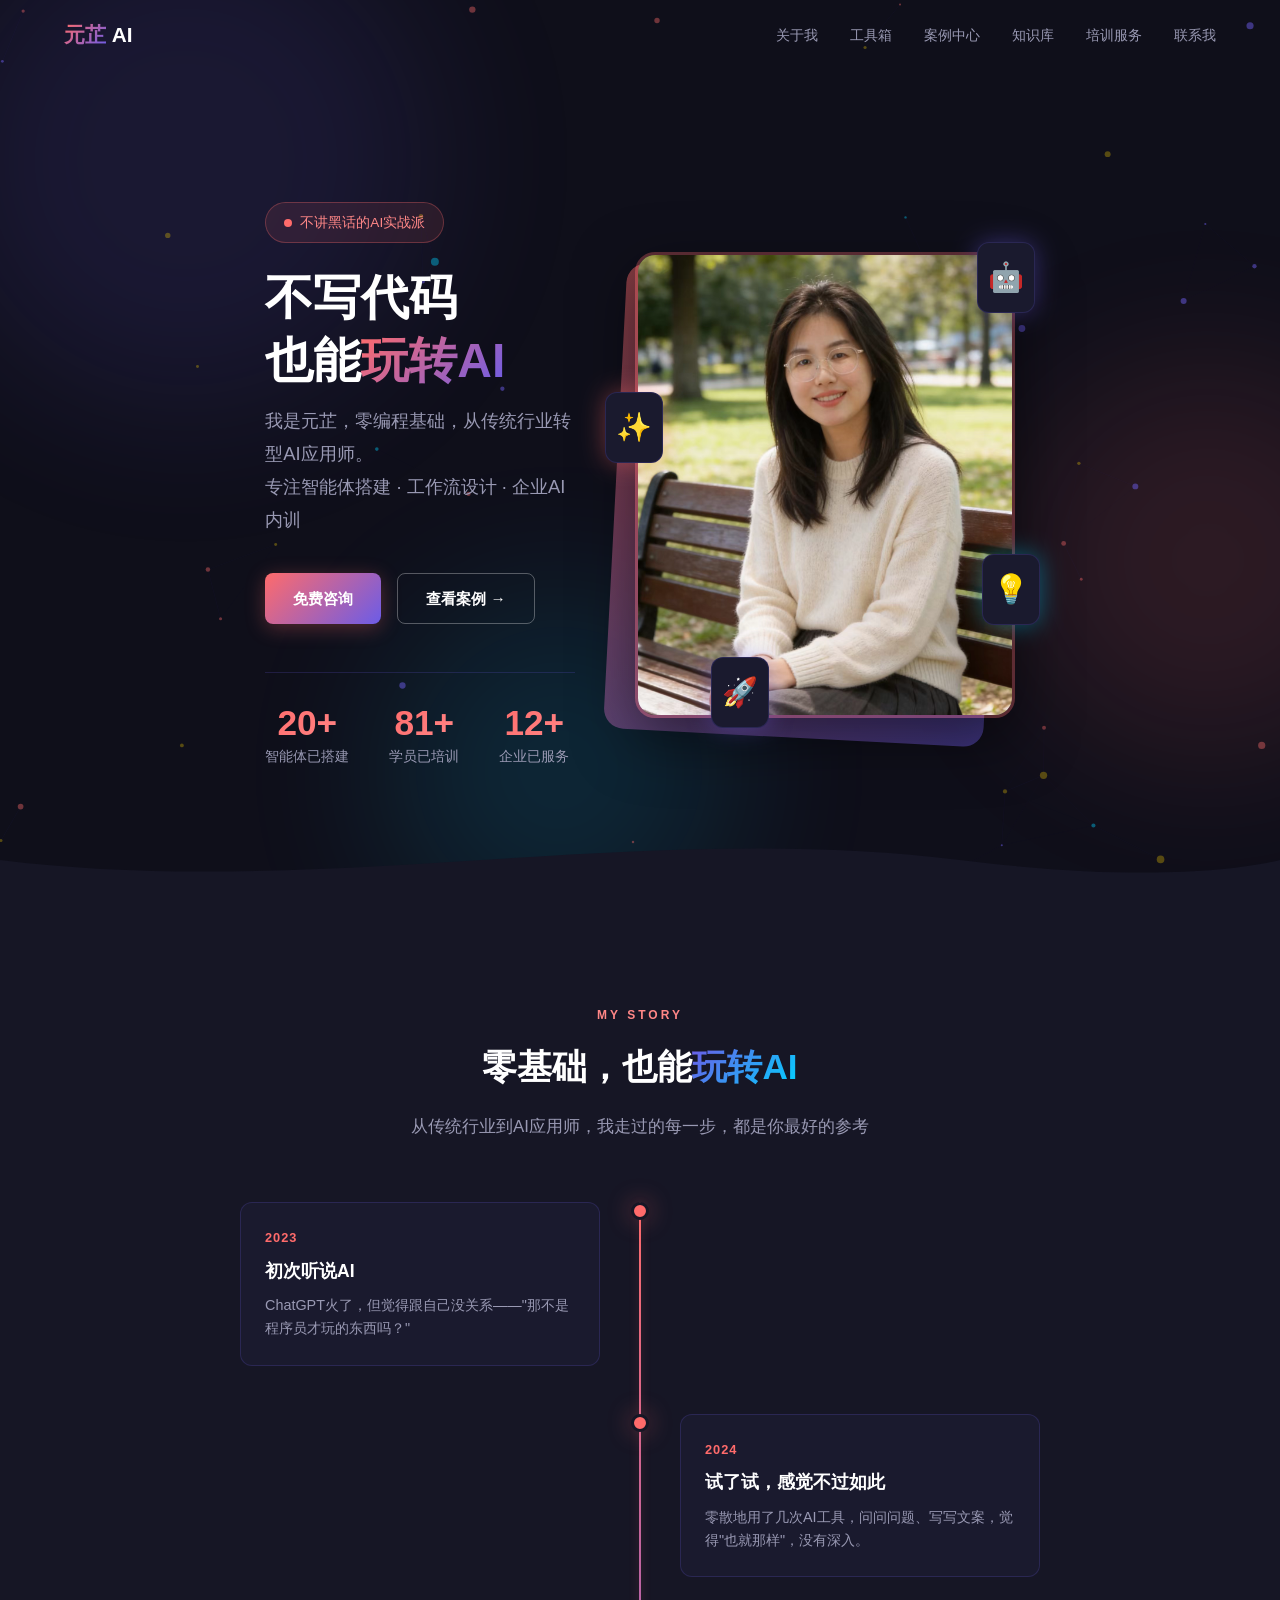
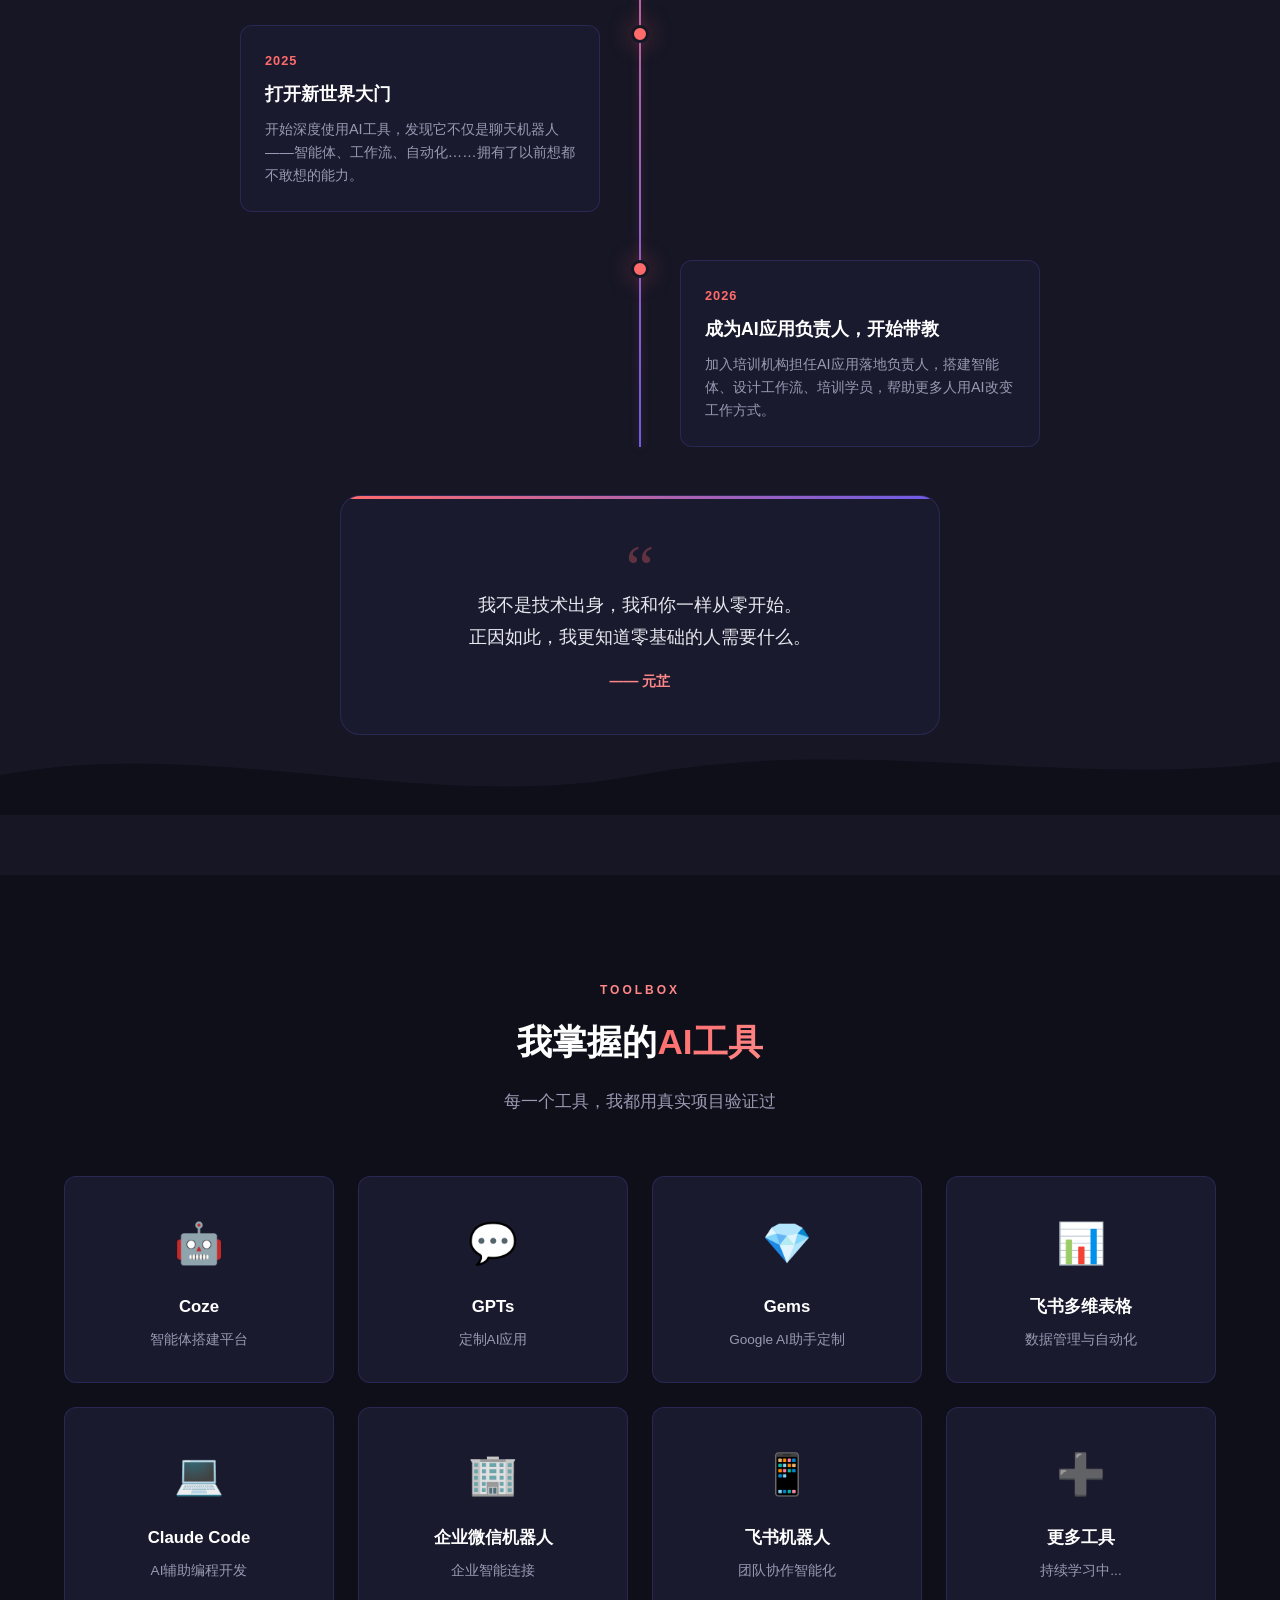
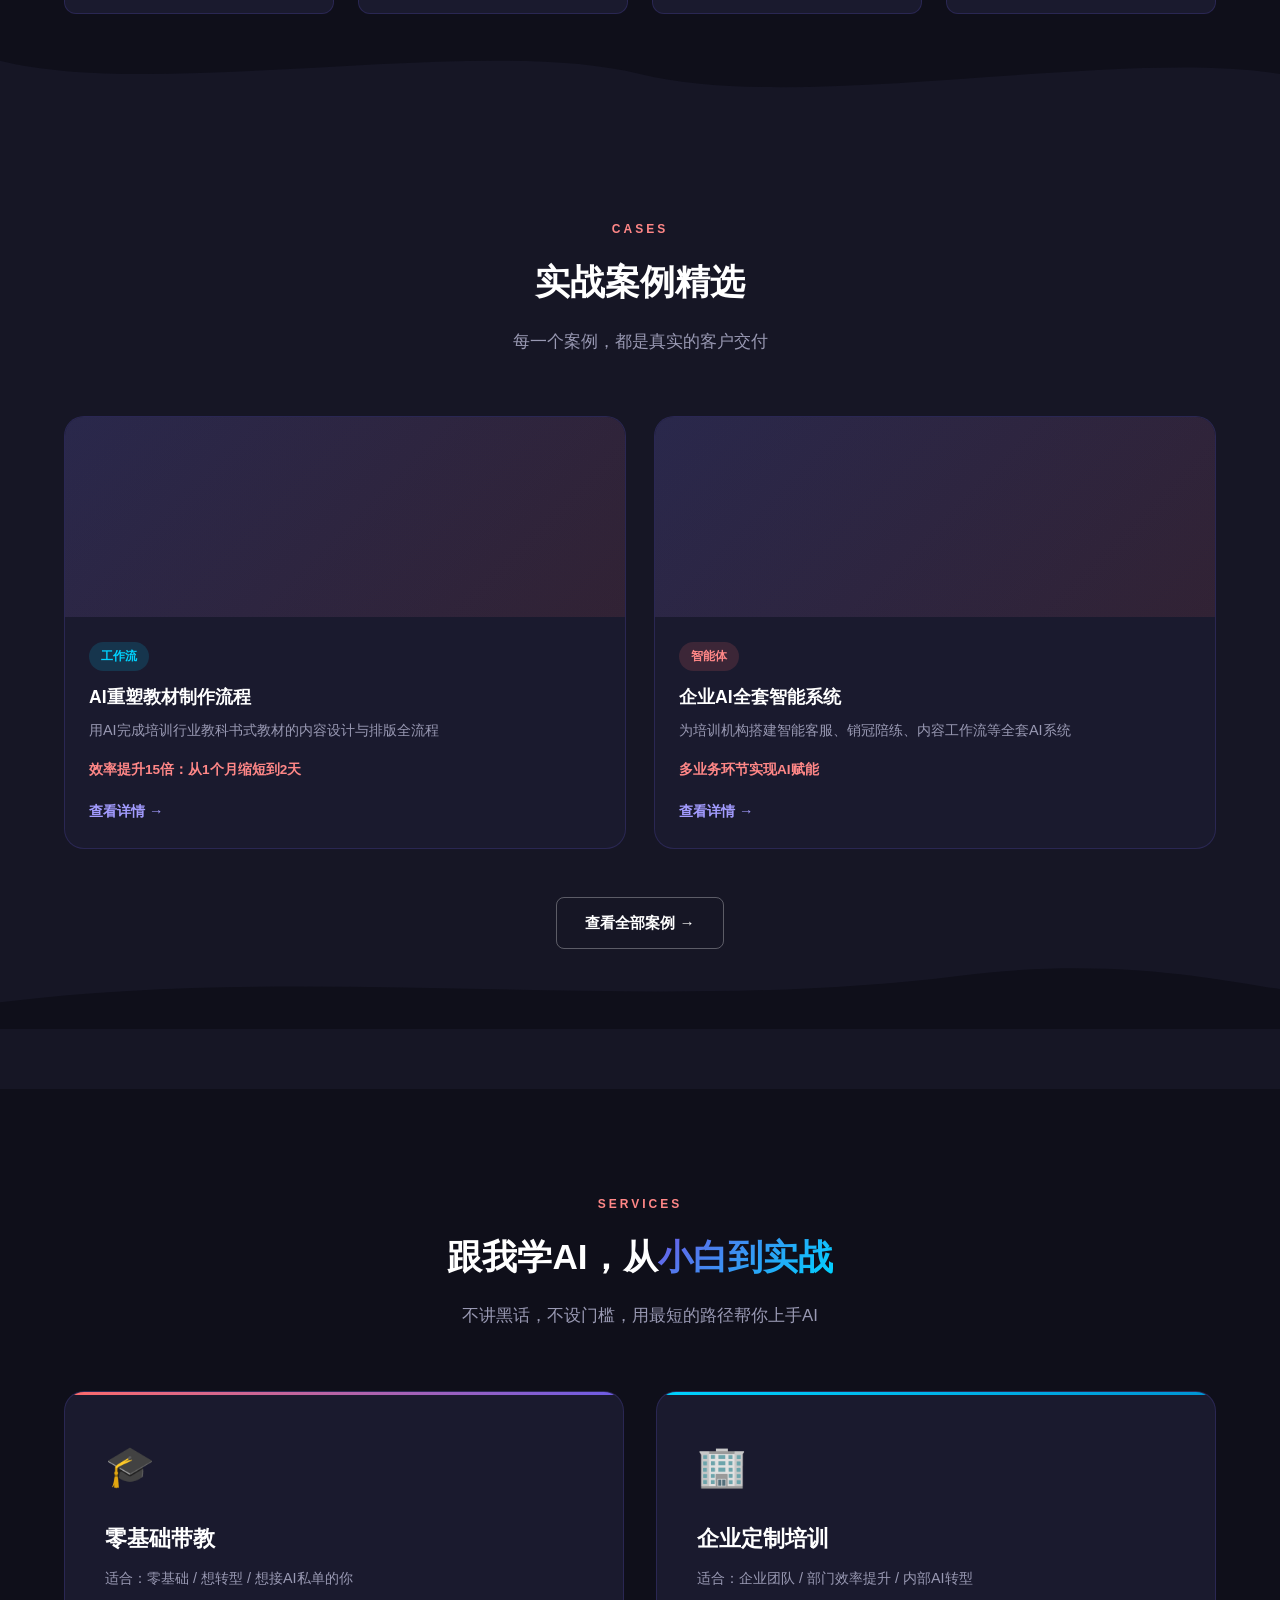
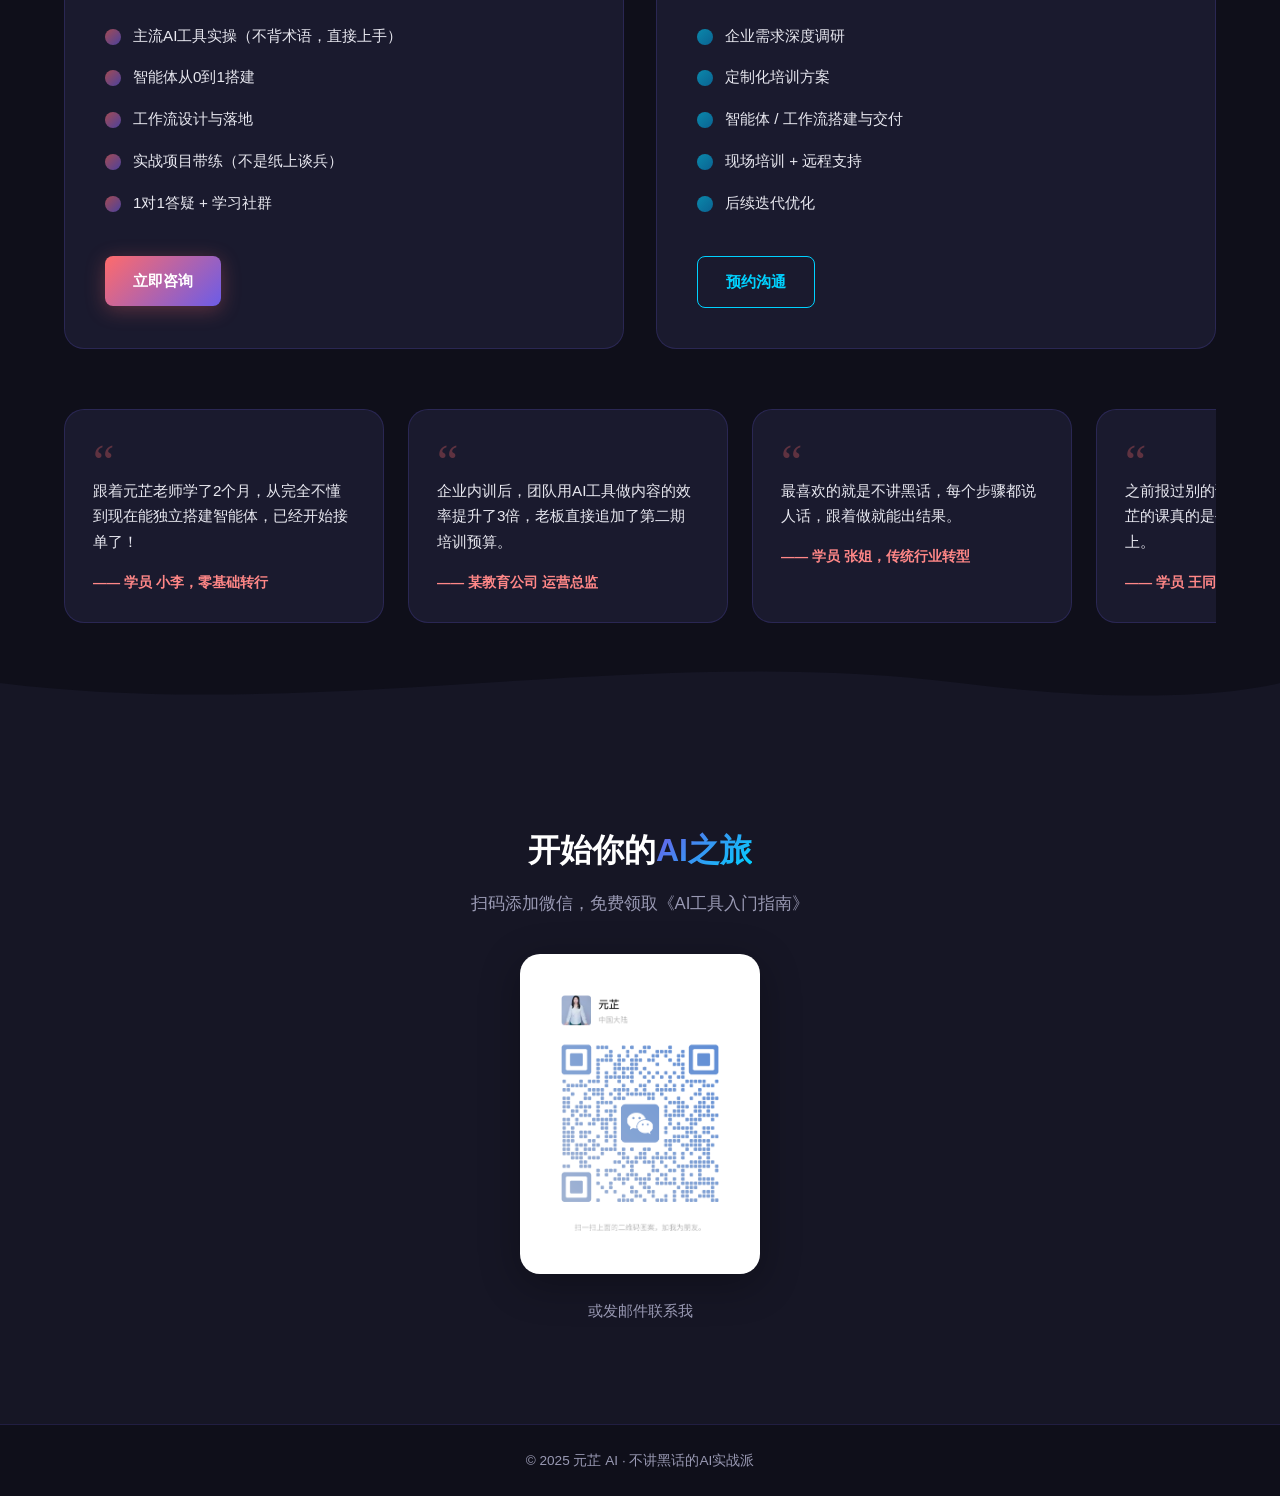
<file: index.html>
<!DOCTYPE html>
<html lang="zh-CN">
<head>
  <meta charset="UTF-8">
  <meta name="viewport" content="width=device-width, initial-scale=1.0">
  <title>元芷 - 不讲黑话的AI实战派</title>
  <meta name="description" content="元芷，AI应用落地实战派。零基础转型，专注智能体搭建、工作流设计与企业AI培训。">
  <link rel="stylesheet" href="css/style.css">
</head>
<body>

  <!-- 浮动光斑背景 -->
  <div class="floating-orbs">
    <div class="orb orb-1"></div>
    <div class="orb orb-2"></div>
    <div class="orb orb-3"></div>
  </div>

  <!-- 导航栏 -->
  <nav class="navbar" id="navbar">
    <div class="container">
      <a href="index.html" class="nav-logo"><span>元芷</span> AI</a>
      <div class="nav-links" id="navLinks">
        <a href="#about">关于我</a>
        <a href="#tools">工具箱</a>
        <a href="cases.html">案例中心</a>
        <a href="wiki.html">知识库</a>
        <a href="#services">培训服务</a>
        <a href="#contact">联系我</a>
      </div>
      <div class="nav-toggle" id="navToggle">
        <span></span>
        <span></span>
        <span></span>
      </div>
    </div>
  </nav>

  <!-- Hero 首屏 -->
  <section class="hero" id="hero">
    <!-- 粒子画布 -->
    <canvas id="particleCanvas" class="particle-canvas"></canvas>
    <div class="container">
      <div class="hero-content">
        <div class="hero-tag">
          <span class="tag-dot"></span>
          不讲黑话的AI实战派
        </div>
        <h1 class="hero-title">
          不写代码<br>
          也能<span class="highlight">玩转AI</span>
        </h1>
        <p class="hero-subtitle">
          我是元芷，零编程基础，从传统行业转型AI应用师。<br>
          专注智能体搭建 · 工作流设计 · 企业AI内训
        </p>
        <div class="hero-buttons">
          <a href="#contact" class="btn btn-primary">
            <span>免费咨询</span>
            <div class="btn-glow"></div>
          </a>
          <a href="cases.html" class="btn btn-outline">查看案例 &rarr;</a>
        </div>
        <div class="hero-stats">
          <div class="stat-item">
            <div class="stat-number" data-target="50">0</div>
            <div class="stat-label">智能体已搭建</div>
          </div>
          <div class="stat-item">
            <div class="stat-number" data-target="200">0</div>
            <div class="stat-label">学员已培训</div>
          </div>
          <div class="stat-item">
            <div class="stat-number" data-target="30">0</div>
            <div class="stat-label">企业已服务</div>
          </div>
        </div>
      </div>
      <div class="hero-image">
        <div class="hero-image-decoration"></div>
        <div class="hero-image-frame">
          <img src="assets/images/avatar.jpg" alt="元芷">
        </div>
        <!-- 浮动装饰图标 -->
        <div class="floating-icon fi-1">&#x1f916;</div>
        <div class="floating-icon fi-2">&#x2728;</div>
        <div class="floating-icon fi-3">&#x1f4a1;</div>
        <div class="floating-icon fi-4">&#x1f680;</div>
      </div>
    </div>

    <!-- 波浪分割线 -->
    <div class="wave-divider">
      <svg viewBox="0 0 1440 120" preserveAspectRatio="none">
        <path d="M0,60 C360,120 720,0 1080,60 C1260,90 1380,80 1440,60 L1440,120 L0,120 Z" fill="var(--bg-secondary)"/>
      </svg>
    </div>
  </section>

  <!-- 关于我 -->
  <section class="section about" id="about">
    <div class="container">
      <div class="section-header">
        <div class="section-label">My Story</div>
        <h2 class="section-title">零基础，也能<span class="text-gradient">玩转AI</span></h2>
        <p class="section-subtitle">从传统行业到AI应用师，我走过的每一步，都是你最好的参考</p>
      </div>

      <div class="timeline">
        <div class="timeline-item" data-animate="left">
          <div class="timeline-dot"></div>
          <div class="timeline-content">
            <div class="timeline-year">2023</div>
            <div class="timeline-title">初次听说AI</div>
            <div class="timeline-desc">ChatGPT火了，但觉得跟自己没关系——"那不是程序员才玩的东西吗？"</div>
          </div>
        </div>
        <div class="timeline-item" data-animate="right">
          <div class="timeline-dot"></div>
          <div class="timeline-content">
            <div class="timeline-year">2024</div>
            <div class="timeline-title">试了试，感觉不过如此</div>
            <div class="timeline-desc">零散地用了几次AI工具，问问问题、写写文案，觉得"也就那样"，没有深入。</div>
          </div>
        </div>
        <div class="timeline-item" data-animate="left">
          <div class="timeline-dot"></div>
          <div class="timeline-content">
            <div class="timeline-year">2025</div>
            <div class="timeline-title">打开新世界大门</div>
            <div class="timeline-desc">开始深度使用AI工具，发现它不仅是聊天机器人——智能体、工作流、自动化……拥有了以前想都不敢想的能力。</div>
          </div>
        </div>
        <div class="timeline-item" data-animate="right">
          <div class="timeline-dot"></div>
          <div class="timeline-content">
            <div class="timeline-year">2026</div>
            <div class="timeline-title">成为AI应用负责人，开始带教</div>
            <div class="timeline-desc">加入培训机构担任AI应用落地负责人，搭建智能体、设计工作流、培训学员，帮助更多人用AI改变工作方式。</div>
          </div>
        </div>
      </div>

      <div class="about-quote">
        <div class="quote-mark">&ldquo;</div>
        <p>我不是技术出身，我和你一样从零开始。<br>正因如此，我更知道零基础的人需要什么。</p>
        <div class="author">—— 元芷</div>
      </div>
    </div>

    <!-- 波浪分割线 -->
    <div class="wave-divider wave-flip">
      <svg viewBox="0 0 1440 120" preserveAspectRatio="none">
        <path d="M0,60 C240,0 480,120 720,60 C960,0 1200,80 1440,40 L1440,120 L0,120 Z" fill="var(--bg-primary)"/>
      </svg>
    </div>
  </section>

  <!-- 工具箱 -->
  <section class="section" id="tools">
    <div class="container">
      <div class="section-header">
        <div class="section-label">Toolbox</div>
        <h2 class="section-title">我掌握的<span class="text-gradient-coral">AI工具</span></h2>
        <p class="section-subtitle">每一个工具，我都用真实项目验证过</p>
      </div>
      <div class="tools-grid" id="toolsGrid">
        <!-- 由 JS 数据驱动渲染 -->
      </div>
    </div>

    <!-- 波浪分割线 -->
    <div class="wave-divider">
      <svg viewBox="0 0 1440 120" preserveAspectRatio="none">
        <path d="M0,40 C180,100 540,0 720,60 C900,120 1260,20 1440,60 L1440,120 L0,120 Z" fill="var(--bg-secondary)"/>
      </svg>
    </div>
  </section>

  <!-- 案例精选 -->
  <section class="section cases-preview" id="casesPreview">
    <div class="container">
      <div class="section-header">
        <div class="section-label">Cases</div>
        <h2 class="section-title">实战案例精选</h2>
        <p class="section-subtitle">每一个案例，都是真实的客户交付</p>
      </div>
      <div class="cases-grid" id="casesPreviewGrid">
        <!-- 由 JS 数据驱动渲染 -->
      </div>
      <div class="view-all">
        <a href="cases.html" class="btn btn-outline">查看全部案例 &rarr;</a>
      </div>
    </div>

    <div class="wave-divider wave-flip">
      <svg viewBox="0 0 1440 120" preserveAspectRatio="none">
        <path d="M0,80 C360,20 720,100 1080,40 C1260,10 1380,50 1440,60 L1440,120 L0,120 Z" fill="var(--bg-primary)"/>
      </svg>
    </div>
  </section>

  <!-- 培训服务 -->
  <section class="section" id="services">
    <div class="container">
      <div class="section-header">
        <div class="section-label">Services</div>
        <h2 class="section-title">跟我学AI，从<span class="text-gradient">小白到实战</span></h2>
        <p class="section-subtitle">不讲黑话，不设门槛，用最短的路径帮你上手AI</p>
      </div>

      <div class="services-grid">
        <div class="service-card personal" data-animate="left">
          <div class="service-icon">&#x1f393;</div>
          <h3 class="service-title">零基础带教</h3>
          <p class="service-for">适合：零基础 / 想转型 / 想接AI私单的你</p>
          <ul class="service-list">
            <li>主流AI工具实操（不背术语，直接上手）</li>
            <li>智能体从0到1搭建</li>
            <li>工作流设计与落地</li>
            <li>实战项目带练（不是纸上谈兵）</li>
            <li>1对1答疑 + 学习社群</li>
          </ul>
          <a href="#contact" class="btn btn-primary"><span>立即咨询</span><div class="btn-glow"></div></a>
        </div>

        <div class="service-card enterprise" data-animate="right">
          <div class="service-icon">&#x1f3e2;</div>
          <h3 class="service-title">企业定制培训</h3>
          <p class="service-for">适合：企业团队 / 部门效率提升 / 内部AI转型</p>
          <ul class="service-list">
            <li>企业需求深度调研</li>
            <li>定制化培训方案</li>
            <li>智能体 / 工作流搭建与交付</li>
            <li>现场培训 + 远程支持</li>
            <li>后续迭代优化</li>
          </ul>
          <a href="#contact" class="btn btn-outline" style="border-color: var(--color-cyan); color: var(--color-cyan);">预约沟通</a>
        </div>
      </div>

      <!-- 学员评价 -->
      <div class="testimonials">
        <div class="testimonials-track" id="testimonialsTrack">
          <div class="testimonial-card">
            <div class="testimonial-quote">&ldquo;</div>
            <div class="testimonial-text">跟着元芷老师学了2个月，从完全不懂到现在能独立搭建智能体，已经开始接单了！</div>
            <div class="testimonial-author">—— 学员 小李，零基础转行</div>
          </div>
          <div class="testimonial-card">
            <div class="testimonial-quote">&ldquo;</div>
            <div class="testimonial-text">企业内训后，团队用AI工具做内容的效率提升了3倍，老板直接追加了第二期培训预算。</div>
            <div class="testimonial-author">—— 某教育公司 运营总监</div>
          </div>
          <div class="testimonial-card">
            <div class="testimonial-quote">&ldquo;</div>
            <div class="testimonial-text">最喜欢的就是不讲黑话，每个步骤都说人话，跟着做就能出结果。</div>
            <div class="testimonial-author">—— 学员 张姐，传统行业转型</div>
          </div>
          <div class="testimonial-card">
            <div class="testimonial-quote">&ldquo;</div>
            <div class="testimonial-text">之前报过别的课，全是术语听不懂。元芷的课真的是手把手带，小白也能跟上。</div>
            <div class="testimonial-author">—— 学员 王同学，大学生</div>
          </div>
          <!-- 复制一份用于无缝滚动 -->
          <div class="testimonial-card">
            <div class="testimonial-quote">&ldquo;</div>
            <div class="testimonial-text">跟着元芷老师学了2个月，从完全不懂到现在能独立搭建智能体，已经开始接单了！</div>
            <div class="testimonial-author">—— 学员 小李，零基础转行</div>
          </div>
          <div class="testimonial-card">
            <div class="testimonial-quote">&ldquo;</div>
            <div class="testimonial-text">企业内训后，团队用AI工具做内容的效率提升了3倍，老板直接追加了第二期培训预算。</div>
            <div class="testimonial-author">—— 某教育公司 运营总监</div>
          </div>
          <div class="testimonial-card">
            <div class="testimonial-quote">&ldquo;</div>
            <div class="testimonial-text">最喜欢的就是不讲黑话，每个步骤都说人话，跟着做就能出结果。</div>
            <div class="testimonial-author">—— 学员 张姐，传统行业转型</div>
          </div>
          <div class="testimonial-card">
            <div class="testimonial-quote">&ldquo;</div>
            <div class="testimonial-text">之前报过别的课，全是术语听不懂。元芷的课真的是手把手带，小白也能跟上。</div>
            <div class="testimonial-author">—— 学员 王同学，大学生</div>
          </div>
        </div>
      </div>
    </div>

    <div class="wave-divider">
      <svg viewBox="0 0 1440 120" preserveAspectRatio="none">
        <path d="M0,60 C360,120 720,0 1080,60 C1260,90 1380,80 1440,60 L1440,120 L0,120 Z" fill="var(--bg-secondary)"/>
      </svg>
    </div>
  </section>

  <!-- 联系我 -->
  <section class="section contact" id="contact">
    <div class="container">
      <h2 class="contact-title">开始你的<span class="text-gradient">AI之旅</span></h2>
      <p class="contact-subtitle">扫码添加微信，免费领取《AI工具入门指南》</p>
      <div class="contact-qr-wrapper">
        <img src="assets/images/qrcode.jpg" alt="微信二维码" class="contact-qr">
      </div>
      <p class="contact-email">或发邮件联系我</p>
    </div>
  </section>

  <!-- Footer -->
  <footer class="footer">
    <div class="container">
      &copy; 2025 元芷 AI · 不讲黑话的AI实战派
    </div>
  </footer>

  <!-- 返回顶部 -->
  <button class="back-to-top" id="backToTop">&uarr;</button>

  <!-- JS -->
  <script src="js/data-tools.js"></script>
  <script src="js/data-cases.js"></script>
  <script src="js/main.js"></script>
</body>
</html>
</file>
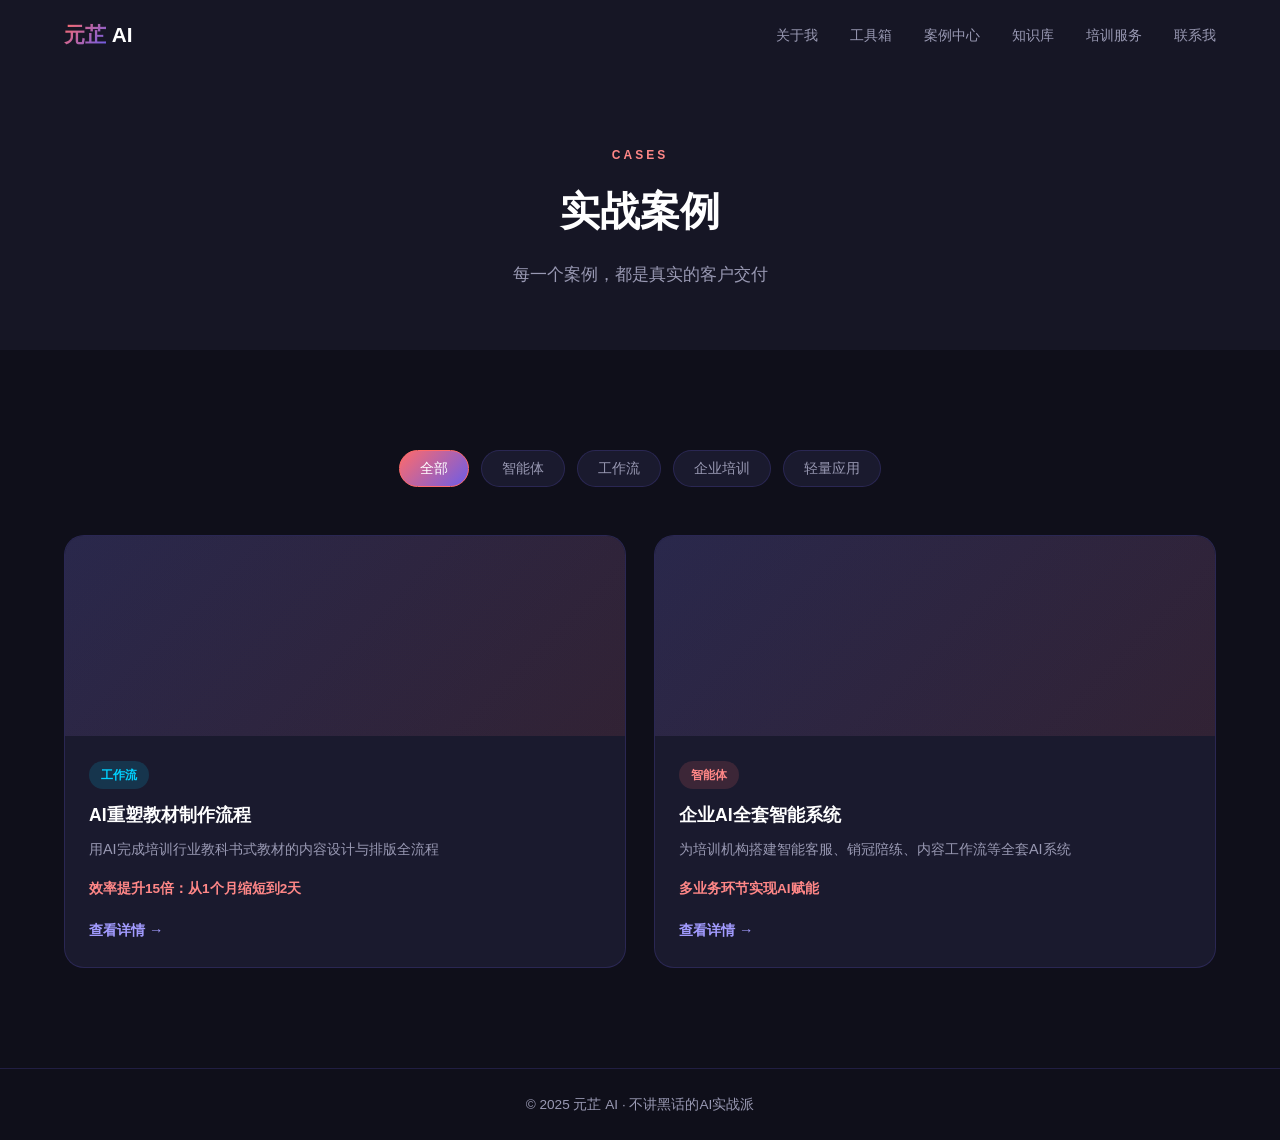
<file: cases.html>
<!DOCTYPE html>
<html lang="zh-CN">
<head>
  <meta charset="UTF-8">
  <meta name="viewport" content="width=device-width, initial-scale=1.0">
  <title>实战案例 - 元芷 AI</title>
  <meta name="description" content="元芷AI应用落地实战案例，包含智能体搭建、工作流设计、企业培训等真实项目。">
  <link rel="stylesheet" href="css/style.css">
</head>
<body>

  <!-- 导航栏 -->
  <nav class="navbar scrolled" id="navbar">
    <div class="container">
      <a href="index.html" class="nav-logo"><span>元芷</span> AI</a>
      <div class="nav-links" id="navLinks">
        <a href="index.html#about">关于我</a>
        <a href="index.html#tools">工具箱</a>
        <a href="cases.html">案例中心</a>
        <a href="wiki.html">知识库</a>
        <a href="index.html#services">培训服务</a>
        <a href="index.html#contact">联系我</a>
      </div>
      <div class="nav-toggle" id="navToggle">
        <span></span>
        <span></span>
        <span></span>
      </div>
    </div>
  </nav>

  <!-- 页头 -->
  <div class="page-banner">
    <div class="container">
      <div class="section-label">Cases</div>
      <h1 class="section-title">实战案例</h1>
      <p class="section-subtitle" style="margin: 16px auto 0;">每一个案例，都是真实的客户交付</p>
    </div>
  </div>

  <!-- 案例列表 -->
  <section class="section">
    <div class="container">
      <div class="filter-tabs">
        <button class="filter-tab active" data-filter="all">全部</button>
        <button class="filter-tab" data-filter="agent">智能体</button>
        <button class="filter-tab" data-filter="workflow">工作流</button>
        <button class="filter-tab" data-filter="training">企业培训</button>
        <button class="filter-tab" data-filter="app">轻量应用</button>
      </div>
      <div class="cases-grid" id="casesListGrid">
        <!-- 由 JS 数据驱动渲染 -->
      </div>
    </div>
  </section>

  <!-- Footer -->
  <footer class="footer">
    <div class="container">
      &copy; 2025 元芷 AI · 不讲黑话的AI实战派
    </div>
  </footer>

  <button class="back-to-top" id="backToTop">&uarr;</button>

  <script src="js/data-cases.js"></script>
  <script src="js/main.js"></script>
</body>
</html>
</file>
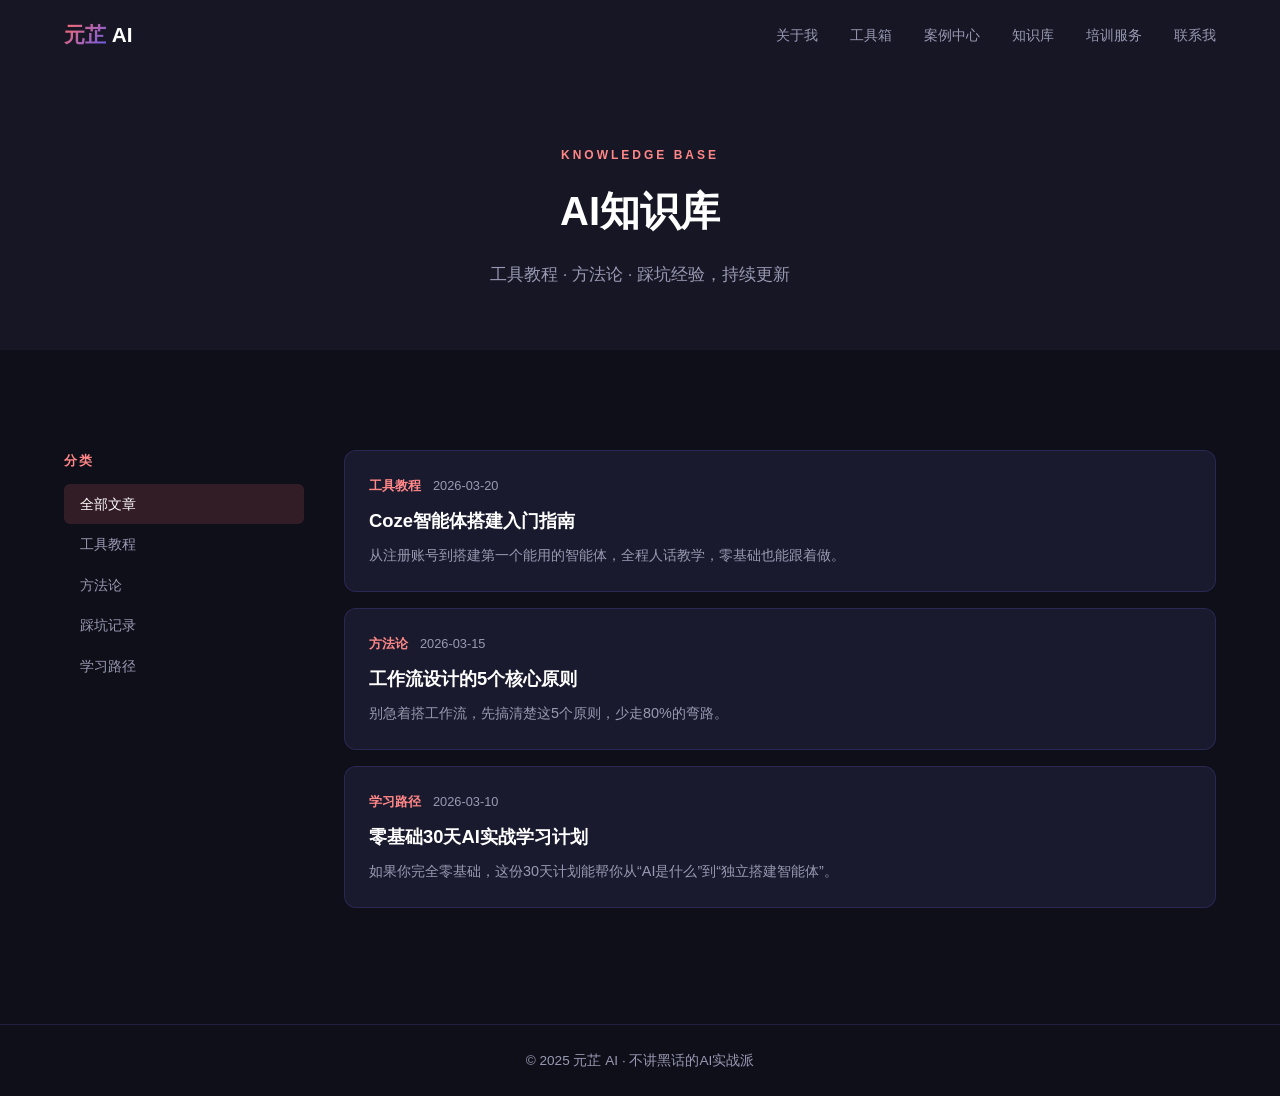
<file: wiki.html>
<!DOCTYPE html>
<html lang="zh-CN">
<head>
  <meta charset="UTF-8">
  <meta name="viewport" content="width=device-width, initial-scale=1.0">
  <title>AI知识库 - 元芷 AI</title>
  <meta name="description" content="元芷AI知识库，工具教程、方法论、踩坑经验、学习路径，持续更新。">
  <link rel="stylesheet" href="css/style.css">
</head>
<body>

  <!-- 导航栏 -->
  <nav class="navbar scrolled" id="navbar">
    <div class="container">
      <a href="index.html" class="nav-logo"><span>元芷</span> AI</a>
      <div class="nav-links" id="navLinks">
        <a href="index.html#about">关于我</a>
        <a href="index.html#tools">工具箱</a>
        <a href="cases.html">案例中心</a>
        <a href="wiki.html">知识库</a>
        <a href="index.html#services">培训服务</a>
        <a href="index.html#contact">联系我</a>
      </div>
      <div class="nav-toggle" id="navToggle">
        <span></span>
        <span></span>
        <span></span>
      </div>
    </div>
  </nav>

  <!-- 页头 -->
  <div class="page-banner">
    <div class="container">
      <div class="section-label">Knowledge Base</div>
      <h1 class="section-title">AI知识库</h1>
      <p class="section-subtitle" style="margin: 16px auto 0;">工具教程 · 方法论 · 踩坑经验，持续更新</p>
    </div>
  </div>

  <!-- 知识库内容 -->
  <section class="section">
    <div class="container">
      <div class="wiki-layout">
        <!-- 左侧分类导航 -->
        <div class="wiki-sidebar">
          <div class="wiki-category">
            <div class="wiki-category-title">分类</div>
            <a href="#" data-filter="all" class="active">全部文章</a>
            <a href="#" data-filter="tools">工具教程</a>
            <a href="#" data-filter="methods">方法论</a>
            <a href="#" data-filter="pitfalls">踩坑记录</a>
            <a href="#" data-filter="roadmap">学习路径</a>
          </div>
        </div>

        <!-- 右侧文章列表 -->
        <div class="wiki-main" id="wikiList">
          <!-- 由 JS 数据驱动渲染 -->
        </div>
      </div>
    </div>
  </section>

  <!-- Footer -->
  <footer class="footer">
    <div class="container">
      &copy; 2025 元芷 AI · 不讲黑话的AI实战派
    </div>
  </footer>

  <button class="back-to-top" id="backToTop">&uarr;</button>

  <script src="js/data-wiki.js"></script>
  <script src="js/main.js"></script>
</body>
</html>
</file>
<file: css/style.css>
/* ============================================
   元芷 AI Portfolio - 全局样式 v2.0
   配色：深空蓝黑 + 科技紫 + 亮青蓝 + 珊瑚橙(对比色) + 金色
   ============================================ */

:root {
  --bg-primary: #0f0f1a;
  --bg-secondary: #161625;
  --bg-card: #1a1a2e;
  --bg-card-hover: #22223a;
  --color-purple: #6c5ce7;
  --color-purple-light: #a29bfe;
  --color-cyan: #00d2ff;
  --color-gold: #ffd700;
  --color-coral: #ff6b6b;
  --color-coral-light: #ff8787;
  --color-text: #e8e8f0;
  --color-text-secondary: #9999b3;
  --color-white: #ffffff;
  --color-border: rgba(108, 92, 231, 0.2);
  --glow-purple: 0 0 25px rgba(108, 92, 231, 0.4);
  --glow-cyan: 0 0 25px rgba(0, 210, 255, 0.4);
  --glow-coral: 0 0 25px rgba(255, 107, 107, 0.4);
  --gradient-purple: linear-gradient(135deg, #6c5ce7, #a29bfe);
  --gradient-cyan: linear-gradient(135deg, #00d2ff, #0093d4);
  --gradient-coral: linear-gradient(135deg, #ff6b6b, #ff8787);
  --gradient-mixed: linear-gradient(135deg, #6c5ce7, #00d2ff);
  --gradient-warm: linear-gradient(135deg, #ff6b6b, #6c5ce7);
  --radius: 12px;
  --radius-lg: 20px;
  --max-width: 1200px;
  --nav-height: 70px;
  --transition: all 0.3s ease;
}

/* === Reset === */
*,*::before,*::after{margin:0;padding:0;box-sizing:border-box}
html{scroll-behavior:smooth;font-size:16px}
body{font-family:-apple-system,BlinkMacSystemFont,"Segoe UI","PingFang SC","Hiragino Sans GB","Microsoft YaHei","Helvetica Neue",Arial,sans-serif;background:var(--bg-primary);color:var(--color-text);line-height:1.7;overflow-x:hidden}
a{text-decoration:none;color:inherit;transition:var(--transition)}
ul,ol{list-style:none}
img{max-width:100%;display:block}
.container{max-width:var(--max-width);margin:0 auto;padding:0 24px}

/* === 渐变文字 === */
.text-gradient{background:var(--gradient-mixed);-webkit-background-clip:text;-webkit-text-fill-color:transparent;background-clip:text}
.text-gradient-coral{background:var(--gradient-coral);-webkit-background-clip:text;-webkit-text-fill-color:transparent;background-clip:text}

/* === 浮动光斑 === */
.floating-orbs{position:fixed;top:0;left:0;width:100%;height:100%;pointer-events:none;z-index:0;overflow:hidden}
.orb{position:absolute;border-radius:50%;filter:blur(80px);opacity:0.12;animation:orb-drift 20s ease-in-out infinite}
.orb-1{width:500px;height:500px;background:var(--color-purple);top:-10%;left:-5%;animation-delay:0s}
.orb-2{width:400px;height:400px;background:var(--color-coral);top:40%;right:-10%;animation-delay:-7s;animation-duration:25s}
.orb-3{width:350px;height:350px;background:var(--color-cyan);bottom:-5%;left:30%;animation-delay:-14s;animation-duration:22s}

@keyframes orb-drift{
  0%,100%{transform:translate(0,0) scale(1)}
  25%{transform:translate(60px,-40px) scale(1.1)}
  50%{transform:translate(-30px,60px) scale(0.95)}
  75%{transform:translate(40px,30px) scale(1.05)}
}

/* === 波浪分割 === */
.wave-divider{position:absolute;bottom:0;left:0;width:100%;line-height:0;z-index:2}
.wave-divider svg{width:100%;height:80px;display:block}
.wave-flip{bottom:auto;top:auto}

/* === 粒子画布 === */
.particle-canvas{position:absolute;top:0;left:0;width:100%;height:100%;z-index:0;pointer-events:none}

/* === 通用区块 === */
.section{padding:100px 0;position:relative;z-index:1}
.section-label{display:inline-block;font-size:0.75rem;letter-spacing:3px;text-transform:uppercase;color:var(--color-coral-light);margin-bottom:12px;font-weight:600}
.section-title{font-size:2.2rem;font-weight:700;color:var(--color-white);margin-bottom:16px}
.section-subtitle{font-size:1.05rem;color:var(--color-text-secondary);margin-bottom:48px;max-width:600px}
.section-header{text-align:center;margin-bottom:60px}
.section-header .section-subtitle{margin-left:auto;margin-right:auto}

/* === 导航栏 === */
.navbar{position:fixed;top:0;left:0;right:0;height:var(--nav-height);z-index:1000;transition:var(--transition);background:transparent}
.navbar.scrolled{background:rgba(15,15,26,0.85);backdrop-filter:blur(20px);border-bottom:1px solid var(--color-border)}
.navbar .container{display:flex;align-items:center;justify-content:space-between;height:100%}
.nav-logo{font-size:1.3rem;font-weight:700;color:var(--color-white)}
.nav-logo span{background:var(--gradient-warm);-webkit-background-clip:text;-webkit-text-fill-color:transparent;background-clip:text}
.nav-links{display:flex;align-items:center;gap:32px}
.nav-links a{font-size:0.9rem;color:var(--color-text-secondary);font-weight:500;position:relative}
.nav-links a:hover{color:var(--color-white)}
.nav-links a::after{content:'';position:absolute;bottom:-4px;left:0;width:0;height:2px;background:var(--gradient-warm);transition:var(--transition)}
.nav-links a:hover::after{width:100%}
.nav-toggle{display:none;flex-direction:column;gap:5px;cursor:pointer;padding:4px}
.nav-toggle span{display:block;width:24px;height:2px;background:var(--color-white);transition:var(--transition)}
.nav-toggle.active span:nth-child(1){transform:rotate(45deg) translate(5px,5px)}
.nav-toggle.active span:nth-child(2){opacity:0}
.nav-toggle.active span:nth-child(3){transform:rotate(-45deg) translate(5px,-5px)}

/* === 按钮 === */
.btn{display:inline-flex;align-items:center;gap:8px;padding:12px 28px;border-radius:8px;font-size:0.95rem;font-weight:600;cursor:pointer;border:none;transition:var(--transition);position:relative;overflow:hidden}
.btn-primary{background:var(--gradient-warm);color:var(--color-white);box-shadow:0 4px 20px rgba(255,107,107,0.3)}
.btn-primary:hover{transform:translateY(-2px);box-shadow:0 6px 30px rgba(255,107,107,0.5)}
.btn-glow{position:absolute;top:50%;left:50%;width:0;height:0;border-radius:50%;background:rgba(255,255,255,0.2);transform:translate(-50%,-50%);transition:width 0.6s ease,height 0.6s ease}
.btn-primary:hover .btn-glow{width:300px;height:300px}
.btn-outline{background:transparent;color:var(--color-white);border:1px solid rgba(255,255,255,0.3)}
.btn-outline:hover{border-color:var(--color-coral-light);background:rgba(255,107,107,0.1);color:var(--color-coral-light)}

/* === Hero === */
.hero{min-height:100vh;display:flex;align-items:center;padding-top:var(--nav-height);position:relative;overflow:hidden;z-index:1}
.hero .container{display:flex;align-items:center;gap:60px;position:relative;z-index:2}
.hero-content{flex:1}
.hero-tag{display:inline-flex;align-items:center;gap:8px;padding:8px 18px;background:rgba(255,107,107,0.1);border:1px solid rgba(255,107,107,0.3);border-radius:24px;font-size:0.85rem;color:var(--color-coral-light);margin-bottom:24px}
.tag-dot{width:8px;height:8px;border-radius:50%;background:var(--color-coral);animation:pulse 2s ease-in-out infinite}
.hero-title{font-size:3rem;font-weight:800;line-height:1.3;color:var(--color-white);margin-bottom:12px}
.hero-title .highlight{background:var(--gradient-warm);-webkit-background-clip:text;-webkit-text-fill-color:transparent;background-clip:text}
.hero-subtitle{font-size:1.15rem;color:var(--color-text-secondary);margin-bottom:36px;line-height:1.8}
.hero-buttons{display:flex;gap:16px;margin-bottom:48px}

/* Hero 照片 - 动感设计 */
.hero-image{flex:0 0 380px;position:relative}
.hero-image-decoration{position:absolute;top:20px;left:-20px;right:20px;bottom:-20px;background:var(--gradient-warm);border-radius:var(--radius-lg);transform:rotate(3deg);opacity:0.5;z-index:0}
.hero-image-frame{position:relative;z-index:1;border-radius:var(--radius-lg);overflow:hidden;border:3px solid rgba(255,107,107,0.3);box-shadow:0 20px 60px rgba(0,0,0,0.5)}
.hero-image-frame img{width:100%;height:460px;object-fit:cover;transition:transform 0.5s ease}
.hero-image:hover .hero-image-frame img{transform:scale(1.03)}

/* 浮动装饰图标 */
.floating-icon{position:absolute;font-size:1.8rem;z-index:3;animation:float 3s ease-in-out infinite;background:var(--bg-card);padding:10px;border-radius:12px;border:1px solid var(--color-border);box-shadow:var(--glow-purple)}
.fi-1{top:-10px;right:-20px;animation-delay:0s}
.fi-2{top:30%;left:-30px;animation-delay:-0.8s;box-shadow:var(--glow-coral)}
.fi-3{bottom:20%;right:-25px;animation-delay:-1.5s;box-shadow:var(--glow-cyan)}
.fi-4{bottom:-10px;left:20%;animation-delay:-2.2s}

@keyframes float{
  0%,100%{transform:translateY(0)}
  50%{transform:translateY(-12px)}
}

@keyframes pulse{
  0%,100%{opacity:1;transform:scale(1)}
  50%{opacity:0.5;transform:scale(1.5)}
}

/* 统计数字 */
.hero-stats{display:flex;gap:40px;padding-top:32px;border-top:1px solid var(--color-border)}
.stat-item{text-align:center;position:relative}
.stat-number{font-size:2.2rem;font-weight:800;background:var(--gradient-coral);-webkit-background-clip:text;-webkit-text-fill-color:transparent;background-clip:text;line-height:1;margin-bottom:4px}
.stat-label{font-size:0.85rem;color:var(--color-text-secondary)}

/* === 关于我 / 时间线 === */
.about{background:var(--bg-secondary);position:relative;padding-bottom:140px}
.timeline{position:relative;max-width:800px;margin:0 auto 48px}
.timeline::before{content:'';position:absolute;left:50%;transform:translateX(-50%);top:0;bottom:0;width:2px;background:var(--gradient-warm);box-shadow:0 0 10px rgba(255,107,107,0.3)}
.timeline-item{display:flex;align-items:flex-start;margin-bottom:48px;position:relative}
.timeline-item:nth-child(odd){flex-direction:row}
.timeline-item:nth-child(even){flex-direction:row-reverse}
.timeline-dot{position:absolute;left:50%;transform:translateX(-50%);width:18px;height:18px;border-radius:50%;background:var(--color-coral);border:3px solid var(--bg-secondary);box-shadow:var(--glow-coral);z-index:2;animation:pulse 3s ease-in-out infinite}
.timeline-content{width:45%;background:var(--bg-card);padding:24px;border-radius:var(--radius);border:1px solid var(--color-border);transition:var(--transition)}
.timeline-content:hover{border-color:var(--color-coral);box-shadow:var(--glow-coral)}
.timeline-item:nth-child(odd) .timeline-content{margin-right:auto}
.timeline-item:nth-child(even) .timeline-content{margin-left:auto}
.timeline-year{font-size:0.8rem;color:var(--color-coral);font-weight:700;letter-spacing:1px;margin-bottom:8px}
.timeline-title{font-size:1.1rem;font-weight:700;color:var(--color-white);margin-bottom:8px}
.timeline-desc{font-size:0.9rem;color:var(--color-text-secondary);line-height:1.6}

/* 引用块 */
.about-quote{max-width:600px;margin:0 auto;text-align:center;padding:40px;background:var(--bg-card);border-radius:var(--radius-lg);border:1px solid var(--color-border);position:relative;overflow:hidden}
.about-quote::before{content:'';position:absolute;top:0;left:0;right:0;height:3px;background:var(--gradient-warm)}
.quote-mark{font-size:4rem;line-height:1;color:var(--color-coral);opacity:0.3;font-family:Georgia,serif;margin-bottom:-10px}
.about-quote p{font-size:1.1rem;color:var(--color-text);line-height:1.8}
.about-quote .author{margin-top:16px;font-size:0.9rem;color:var(--color-coral-light);font-weight:600}

/* === 工具箱 === */
.tools-grid{display:grid;grid-template-columns:repeat(4,1fr);gap:24px}
.tool-card{background:var(--bg-card);border:1px solid var(--color-border);border-radius:var(--radius);padding:32px 24px;text-align:center;transition:var(--transition);cursor:default;position:relative;overflow:hidden}
.tool-card::before{content:'';position:absolute;top:0;left:0;right:0;height:2px;background:var(--gradient-warm);transform:scaleX(0);transition:transform 0.4s ease;transform-origin:left}
.tool-card:hover::before{transform:scaleX(1)}
.tool-card:hover{transform:translateY(-8px);border-color:var(--color-purple);box-shadow:0 10px 40px rgba(108,92,231,0.2);background:var(--bg-card-hover)}
.tool-icon{font-size:2.5rem;margin-bottom:16px;transition:transform 0.3s ease}
.tool-card:hover .tool-icon{transform:scale(1.15) translateY(-3px);animation:bounce-icon 0.5s ease}
.tool-name{font-size:1.05rem;font-weight:700;color:var(--color-white);margin-bottom:8px}
.tool-desc{font-size:0.85rem;color:var(--color-text-secondary);line-height:1.5}

@keyframes bounce-icon{
  0%{transform:scale(1.15) translateY(-3px)}
  40%{transform:scale(1.15) translateY(-10px)}
  60%{transform:scale(1.15) translateY(-5px)}
  80%{transform:scale(1.15) translateY(-8px)}
  100%{transform:scale(1.15) translateY(-3px)}
}

/* === 案例 === */
.cases-preview{background:var(--bg-secondary);position:relative;padding-bottom:140px}
.cases-grid{display:grid;grid-template-columns:repeat(auto-fit,minmax(340px,1fr));gap:28px}
.case-card{background:var(--bg-card);border:1px solid var(--color-border);border-radius:var(--radius-lg);overflow:hidden;transition:var(--transition);display:block}
.case-card:hover{transform:translateY(-8px) rotate(-0.5deg);border-color:var(--color-coral);box-shadow:0 20px 60px rgba(255,107,107,0.15)}
.case-cover{width:100%;height:200px;object-fit:cover;background:linear-gradient(135deg,var(--bg-card-hover),var(--bg-card));position:relative;overflow:hidden}
.case-cover::after{content:'';position:absolute;top:0;left:0;right:0;bottom:0;background:linear-gradient(135deg,rgba(108,92,231,0.1),rgba(255,107,107,0.1))}
.case-body{padding:24px}
.case-tag{display:inline-block;padding:4px 12px;background:rgba(108,92,231,0.15);color:var(--color-purple-light);font-size:0.75rem;border-radius:20px;margin-bottom:12px;font-weight:600}
.case-tag.workflow{background:rgba(0,210,255,0.15);color:var(--color-cyan)}
.case-tag.training{background:rgba(255,215,0,0.15);color:var(--color-gold)}
.case-tag.agent{background:rgba(255,107,107,0.15);color:var(--color-coral-light)}
.case-title{font-size:1.1rem;font-weight:700;color:var(--color-white);margin-bottom:8px}
.case-summary{font-size:0.9rem;color:var(--color-text-secondary);margin-bottom:16px;line-height:1.5}
.case-result{font-size:0.85rem;color:var(--color-coral-light);font-weight:600;margin-bottom:16px}
.case-link{font-size:0.9rem;color:var(--color-purple-light);font-weight:600;transition:var(--transition)}
.case-link:hover{color:var(--color-coral-light)}
.view-all{text-align:center;margin-top:48px}

/* === 培训服务 === */
.services-grid{display:grid;grid-template-columns:repeat(2,1fr);gap:32px;margin-bottom:60px}
.service-card{background:var(--bg-card);border-radius:var(--radius-lg);padding:40px;position:relative;overflow:hidden;border:1px solid var(--color-border);transition:var(--transition)}
.service-card:hover{transform:translateY(-5px);box-shadow:0 15px 50px rgba(0,0,0,0.3)}
.service-card::before{content:'';position:absolute;top:0;left:0;right:0;height:3px}
.service-card.personal::before{background:var(--gradient-warm)}
.service-card.enterprise::before{background:var(--gradient-cyan)}
.service-icon{font-size:2.5rem;margin-bottom:20px}
.service-title{font-size:1.4rem;font-weight:700;color:var(--color-white);margin-bottom:8px}
.service-for{font-size:0.9rem;color:var(--color-text-secondary);margin-bottom:24px}
.service-list{margin-bottom:32px}
.service-list li{font-size:0.95rem;color:var(--color-text);padding:8px 0 8px 28px;position:relative}
.service-list li::before{content:'';position:absolute;left:0;top:14px;width:16px;height:16px;border-radius:50%;background:var(--gradient-warm);opacity:0.6}
.service-card.enterprise .service-list li::before{background:var(--gradient-cyan)}

/* 学员评价 */
.testimonials{overflow:hidden;position:relative}
.testimonials-track{display:flex;gap:24px;animation:scroll-testimonials 25s linear infinite}
.testimonials-track:hover{animation-play-state:paused}
@keyframes scroll-testimonials{0%{transform:translateX(0)}100%{transform:translateX(-50%)}}
.testimonial-card{flex:0 0 320px;background:var(--bg-card);border:1px solid var(--color-border);border-radius:var(--radius-lg);padding:28px;position:relative;transition:var(--transition)}
.testimonial-card:hover{border-color:var(--color-coral);box-shadow:var(--glow-coral)}
.testimonial-quote{font-size:3rem;line-height:1;color:var(--color-coral);opacity:0.3;font-family:Georgia,serif;margin-bottom:-8px}
.testimonial-text{font-size:0.95rem;color:var(--color-text);line-height:1.7;margin-bottom:16px}
.testimonial-author{font-size:0.85rem;color:var(--color-coral-light);font-weight:600}

/* === 联系 === */
.contact{background:var(--bg-secondary);text-align:center;position:relative}
.contact-title{font-size:2rem;font-weight:700;color:var(--color-white);margin-bottom:12px}
.contact-subtitle{font-size:1.05rem;color:var(--color-text-secondary);margin-bottom:36px}
.contact-qr-wrapper{width:240px;margin:0 auto 24px;padding:12px;background:white;border-radius:var(--radius-lg);box-shadow:0 10px 40px rgba(0,0,0,0.3);transition:var(--transition)}
.contact-qr-wrapper:hover{transform:scale(1.05);box-shadow:0 15px 50px rgba(108,92,231,0.3)}
.contact-qr{width:100%;border-radius:8px}
.contact-email{font-size:0.95rem;color:var(--color-text-secondary)}

/* === Footer === */
.footer{padding:24px 0;text-align:center;border-top:1px solid var(--color-border);font-size:0.85rem;color:var(--color-text-secondary);position:relative;z-index:1}

/* === 返回顶部 === */
.back-to-top{position:fixed;bottom:30px;right:30px;width:44px;height:44px;background:var(--gradient-warm);color:var(--color-white);border:none;border-radius:50%;cursor:pointer;font-size:1.2rem;display:flex;align-items:center;justify-content:center;opacity:0;visibility:hidden;transition:var(--transition);z-index:999;box-shadow:var(--glow-coral)}
.back-to-top.visible{opacity:1;visibility:visible}
.back-to-top:hover{transform:translateY(-3px)}

/* === 子页面通用 === */
.page-banner{padding:140px 0 60px;background:var(--bg-secondary);text-align:center;position:relative}
.page-banner .section-title{font-size:2.5rem}
.breadcrumb{padding:20px 0;font-size:0.85rem;color:var(--color-text-secondary)}
.breadcrumb a{color:var(--color-coral-light)}
.breadcrumb a:hover{color:var(--color-white)}
.breadcrumb span{margin:0 8px}
.filter-tabs{display:flex;justify-content:center;gap:12px;margin-bottom:48px;flex-wrap:wrap}
.filter-tab{padding:8px 20px;border-radius:20px;font-size:0.9rem;color:var(--color-text-secondary);background:var(--bg-card);border:1px solid var(--color-border);cursor:pointer;transition:var(--transition)}
.filter-tab:hover,.filter-tab.active{color:var(--color-white);background:var(--gradient-warm);border-color:var(--color-coral)}

/* === 案例详情 === */
.case-detail-header{margin-bottom:48px}
.case-detail-title{font-size:2rem;font-weight:700;color:var(--color-white);margin-bottom:24px}
.case-meta{display:flex;gap:24px;flex-wrap:wrap}
.case-meta-item{background:var(--bg-card);padding:16px 24px;border-radius:var(--radius);border:1px solid var(--color-border);text-align:center;min-width:120px}
.case-meta-label{font-size:0.8rem;color:var(--color-text-secondary);margin-bottom:4px}
.case-meta-value{font-size:1.1rem;font-weight:700;color:var(--color-white)}
.case-detail-cover{width:100%;max-height:500px;object-fit:cover;border-radius:var(--radius-lg);margin-bottom:48px;border:1px solid var(--color-border)}
.case-detail-section{margin-bottom:40px}
.case-detail-section h2{font-size:1.4rem;font-weight:700;color:var(--color-white);margin-bottom:16px;padding-left:16px;border-left:3px solid var(--color-coral)}
.case-detail-section p{font-size:1rem;color:var(--color-text);line-height:1.8}
.case-results-grid{display:grid;grid-template-columns:repeat(auto-fit,minmax(180px,1fr));gap:20px;margin-top:20px}
.case-result-card{background:var(--bg-card);padding:24px;border-radius:var(--radius);text-align:center;border:1px solid var(--color-border);transition:var(--transition)}
.case-result-card:hover{border-color:var(--color-coral);box-shadow:var(--glow-coral)}
.case-result-number{font-size:2rem;font-weight:800;background:var(--gradient-coral);-webkit-background-clip:text;-webkit-text-fill-color:transparent;background-clip:text;margin-bottom:4px}
.case-result-label{font-size:0.85rem;color:var(--color-text-secondary)}
.case-tools-used{display:flex;gap:12px;flex-wrap:wrap;margin-top:16px}
.case-tool-tag{padding:6px 16px;background:rgba(255,107,107,0.15);color:var(--color-coral-light);border-radius:20px;font-size:0.85rem;font-weight:600}
.case-cta{background:var(--bg-card);border:1px solid var(--color-border);border-radius:var(--radius-lg);padding:40px;text-align:center;margin:48px 0}
.case-cta p{font-size:1.1rem;color:var(--color-text);margin-bottom:20px}
.case-nav{display:flex;justify-content:space-between;padding:24px 0;border-top:1px solid var(--color-border)}
.case-nav a{color:var(--color-coral-light);font-weight:600}
.case-nav a:hover{color:var(--color-white)}

/* === 知识库 === */
.wiki-layout{display:flex;gap:40px;align-items:flex-start}
.wiki-sidebar{flex:0 0 240px;position:sticky;top:calc(var(--nav-height) + 20px)}
.wiki-category{margin-bottom:24px}
.wiki-category-title{font-size:0.8rem;letter-spacing:2px;text-transform:uppercase;color:var(--color-coral-light);margin-bottom:12px;font-weight:700}
.wiki-category a{display:block;padding:8px 16px;font-size:0.9rem;color:var(--color-text-secondary);border-radius:6px;transition:var(--transition)}
.wiki-category a:hover,.wiki-category a.active{color:var(--color-white);background:rgba(255,107,107,0.15)}
.wiki-main{flex:1;min-width:0}
.wiki-article-card{display:block;background:var(--bg-card);border:1px solid var(--color-border);border-radius:var(--radius);padding:24px;margin-bottom:16px;transition:var(--transition);position:relative;overflow:hidden}
.wiki-article-card::before{content:'';position:absolute;top:0;left:0;bottom:0;width:3px;background:var(--gradient-warm);transform:scaleY(0);transition:transform 0.3s ease;transform-origin:top}
.wiki-article-card:hover::before{transform:scaleY(1)}
.wiki-article-card:hover{border-color:var(--color-coral);background:var(--bg-card-hover);transform:translateX(5px)}
.wiki-article-meta{display:flex;gap:12px;align-items:center;margin-bottom:8px;font-size:0.8rem}
.wiki-article-category{color:var(--color-coral-light);font-weight:600}
.wiki-article-date{color:var(--color-text-secondary)}
.wiki-article-title{font-size:1.15rem;font-weight:700;color:var(--color-white);margin-bottom:8px}
.wiki-article-desc{font-size:0.9rem;color:var(--color-text-secondary);line-height:1.6}

/* === 知识库详情 === */
.wiki-detail-layout{display:flex;gap:40px;align-items:flex-start}
.wiki-toc{flex:0 0 200px;position:sticky;top:calc(var(--nav-height) + 20px)}
.wiki-toc-title{font-size:0.8rem;letter-spacing:2px;text-transform:uppercase;color:var(--color-coral-light);margin-bottom:16px;font-weight:700}
.wiki-toc a{display:block;padding:6px 0;font-size:0.85rem;color:var(--color-text-secondary)}
.wiki-toc a:hover{color:var(--color-coral-light)}
.wiki-article-body{flex:1;min-width:0}
.wiki-article-body h1{font-size:2rem;color:var(--color-white);margin-bottom:12px}
.wiki-article-body h2{font-size:1.4rem;color:var(--color-white);margin:40px 0 16px;padding-left:16px;border-left:3px solid var(--color-coral)}
.wiki-article-body h3{font-size:1.1rem;color:var(--color-white);margin:24px 0 12px}
.wiki-article-body p{font-size:1rem;color:var(--color-text);line-height:1.9;margin-bottom:16px}
.wiki-article-body blockquote{border-left:3px solid var(--color-coral);padding:16px 24px;margin:24px 0;background:var(--bg-card);border-radius:0 var(--radius) var(--radius) 0;color:var(--color-text-secondary);font-style:italic}
.wiki-article-cta{background:var(--bg-card);border:1px solid var(--color-border);border-radius:var(--radius);padding:32px;text-align:center;margin-top:48px}
.wiki-article-cta p{margin-bottom:16px}
.wiki-article-cta img{width:160px;height:160px;margin:0 auto;border-radius:var(--radius);object-fit:cover;background:#fff;padding:6px}
.wiki-nav{display:flex;justify-content:space-between;padding:24px 0;border-top:1px solid var(--color-border);margin-top:32px}
.wiki-nav a{color:var(--color-coral-light);font-weight:600}
.wiki-nav a:hover{color:var(--color-white)}

/* === 滚动入场动画 === */
[data-animate="left"]{opacity:0;transform:translateX(-40px);transition:opacity 0.7s ease,transform 0.7s ease}
[data-animate="right"]{opacity:0;transform:translateX(40px);transition:opacity 0.7s ease,transform 0.7s ease}
[data-animate="left"].animated,[data-animate="right"].animated{opacity:1;transform:translateX(0)}

/* === 移动端 === */
@media(max-width:768px){
  .section{padding:60px 0}
  .section-title{font-size:1.7rem}
  .nav-toggle{display:flex}
  .nav-links{position:fixed;top:var(--nav-height);left:0;right:0;background:rgba(15,15,26,0.98);backdrop-filter:blur(20px);flex-direction:column;padding:24px;gap:20px;transform:translateY(-100%);opacity:0;visibility:hidden;transition:var(--transition)}
  .nav-links.active{transform:translateY(0);opacity:1;visibility:visible}
  .hero{min-height:auto;padding-top:calc(var(--nav-height) + 40px);padding-bottom:80px}
  .hero .container{flex-direction:column-reverse;gap:32px}
  .hero-image{flex:none;width:220px}
  .hero-image-frame img{height:280px}
  .hero-image-decoration{display:none}
  .floating-icon{display:none}
  .hero-title{font-size:2rem}
  .hero-buttons{flex-direction:column;gap:12px}
  .hero-stats{gap:20px}
  .stat-number{font-size:1.6rem}
  .timeline::before{left:20px}
  .timeline-dot{left:20px}
  .timeline-item,.timeline-item:nth-child(even){flex-direction:row}
  .timeline-content,.timeline-item:nth-child(odd) .timeline-content,.timeline-item:nth-child(even) .timeline-content{width:auto;margin-left:48px;margin-right:0}
  .tools-grid{grid-template-columns:repeat(2,1fr);gap:16px}
  .cases-grid{grid-template-columns:1fr}
  .services-grid{grid-template-columns:1fr}
  .wiki-layout,.wiki-detail-layout{flex-direction:column}
  .wiki-sidebar,.wiki-toc{flex:none;width:100%;position:static}
  .wave-divider svg{height:50px}
  .about{padding-bottom:100px}
  .cases-preview{padding-bottom:100px}
  .orb{opacity:0.06}
}
@media(max-width:480px){
  .hero-title{font-size:1.7rem}
  .hero-stats{flex-direction:column;gap:16px}
  .tools-grid{gap:12px}
  .tool-card{padding:20px 16px}
}
</file>
